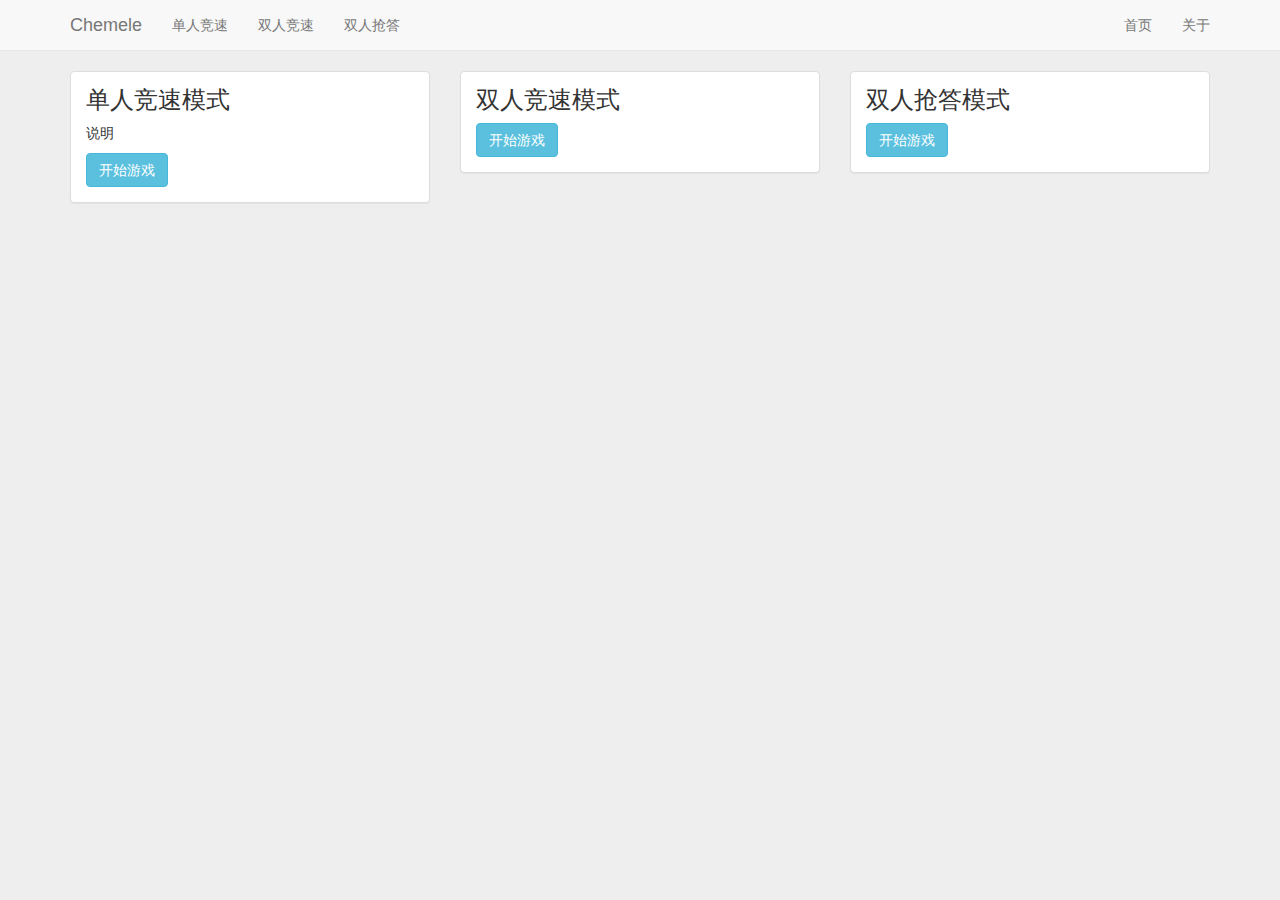
<file: index.html>
<!DOCTYPE html>
<html>
<head>
	<meta charset="utf-8">
	<meta http-equiv="X-UA-Compatible" content="IE=edge">
	<title>Chemele</title>
	
	<meta name="viewport" content="width=device-width, initial-scale=1">
	
	<script type="text/javascript" src="assets/js/jquery.min.js"></script>
	
	<!-- Bootstrap -->
	<link rel="stylesheet" type="text/css" href="assets/bootstrap/css/bootstrap.min.css">
	<script type="text/javascript" src="assets/bootstrap/js/bootstrap.min.js"></script>

	<!-- HTML5 shim and Respond.js for IE8 support of HTML5 elements and media queries -->
	<!-- WARNING: Respond.js doesn't work if you view the page via file:// -->
	<!--[if lt IE 9]>
		<script src="https://oss.maxcdn.com/html5shiv/3.7.2/html5shiv.min.js"></script>
		<script src="https://oss.maxcdn.com/respond/1.4.2/respond.min.js"></script>
	<![endif]-->
	
	<link rel="stylesheet" type="text/css" href="assets/style.css">
	
	<script type="text/javascript" src="assets/js/elements.js"></script>
	<script type="text/javascript" src="assets/js/questions.js"></script>
	<script type="text/javascript" src="assets/js/script.js"></script>
</head>
<body>

<nav class="navbar navbar-default navbar-static-top">
	<div class="container">
		<div class="navbar-header">
			<button type="button" class="navbar-toggle collapsed" data-toggle="collapse" data-target="#navbar" aria-expanded="false" aria-controls="navbar">
				<span class="sr-only">Toggle navigation</span>
				<span class="icon-bar"></span>
				<span class="icon-bar"></span>
				<span class="icon-bar"></span>
			</button>
			<a class="navbar-brand" href="index.html">Chemele</a>
		</div>

		<div id="navbar" class="navbar-collapse collapse">
			<ul class="nav navbar-nav">
				<li><a href="single.html">单人竞速</a></li>
				<li><a href="race.html">双人竞速</a></li>
				<li><a href="preempt.html">双人抢答</a></li>
			</ul>
			<ul class="nav navbar-nav navbar-right">
				<li><a class="active" href="javascript:void(0)">首页</a></li>
				<li><a href="about.html">关于</a></li>
			</ul>
		</div><!--/.nav-collapse -->
	</div>
</nav>

<div class="container">
	<div class="row">

		<div class="col-md-4" role="main">
			<div class="panel panel-default">
				<div class="panel-body" id="aboutInfo">
					<h3 class="control-title">单人竞速模式</h3>
					<p>说明</p>
					<a class="btn btn-info" href="single.html">开始游戏</a>
				</div>
			</div>
		</div>

		<div class="col-md-4" role="main">
			<div class="panel panel-default">
				<div class="panel-body" id="aboutInfo">
					<h3 class="control-title">双人竞速模式</h3>
					<a class="btn btn-info" href="race.html">开始游戏</a>
				</div>
			</div>
		</div>

		<div class="col-md-4" role="main">
			<div class="panel panel-default">
				<div class="panel-body" id="aboutInfo">
					<h3 class="control-title">双人抢答模式</h3>
					<a class="btn btn-info" href="preempt.html">开始游戏</a>
				</div>
			</div>
		</div>
		
	</div>
	
</div>

</body>
</html>
</file>
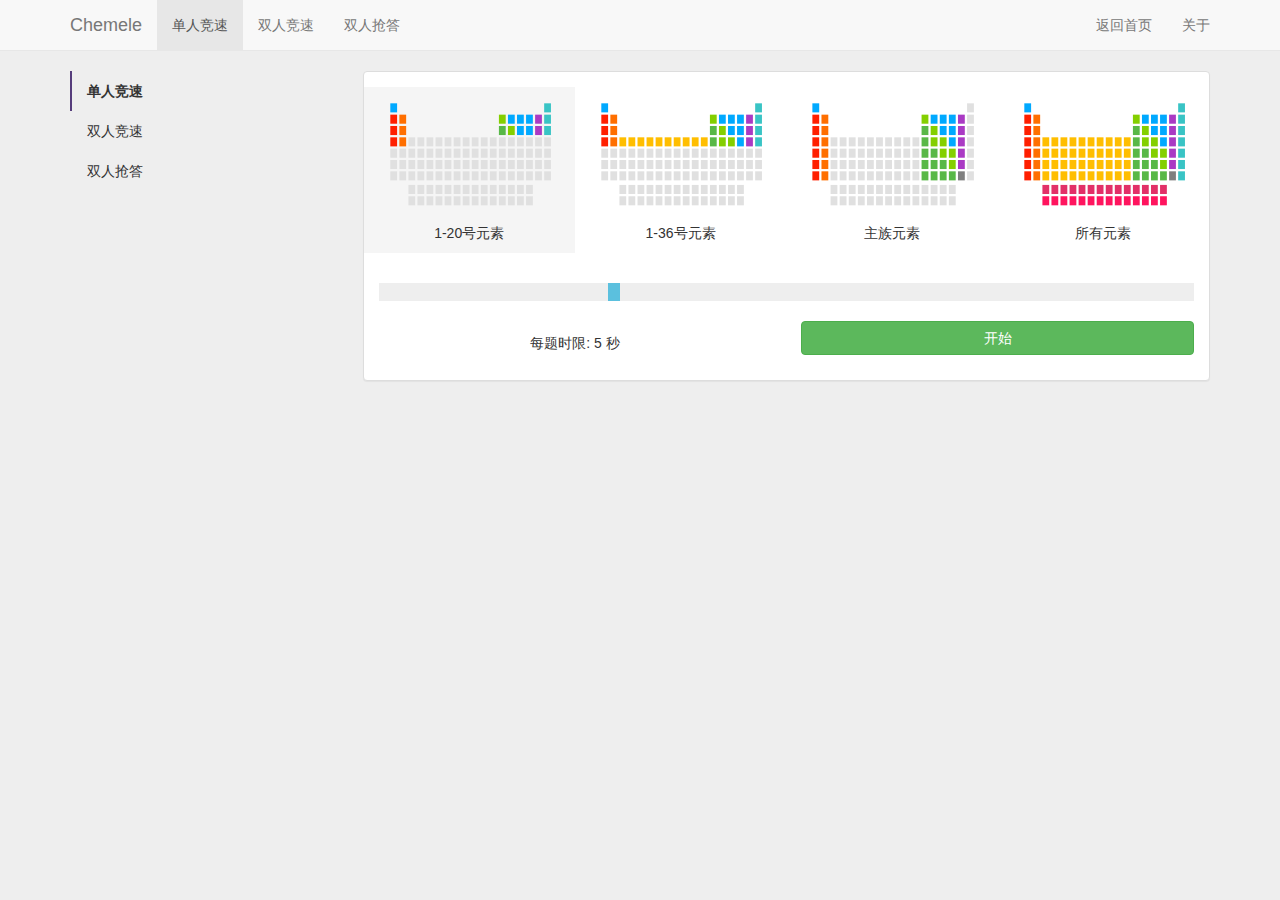
<file: single.html>
<!DOCTYPE html>
<html>
<head>
	<meta charset="utf-8">
	<meta http-equiv="X-UA-Compatible" content="IE=edge">
	<title>Chemele</title>
	
	<meta name="viewport" content="width=device-width, initial-scale=1">
	
	<script type="text/javascript" src="assets/js/jquery.min.js"></script>
	
	<!-- Bootstrap -->
	<link rel="stylesheet" type="text/css" href="assets/bootstrap/css/bootstrap.min.css">
	<script type="text/javascript" src="assets/bootstrap/js/bootstrap.min.js"></script>

	<!-- HTML5 shim and Respond.js for IE8 support of HTML5 elements and media queries -->
	<!-- WARNING: Respond.js doesn't work if you view the page via file:// -->
	<!--[if lt IE 9]>
		<script src="https://oss.maxcdn.com/html5shiv/3.7.2/html5shiv.min.js"></script>
		<script src="https://oss.maxcdn.com/respond/1.4.2/respond.min.js"></script>
	<![endif]-->
	
	<!-- noUiSlider -->
	<link rel="stylesheet" type="text/css" href="assets/nouislider.min.css">
	<script type="text/javascript" src="assets/js/nouislider.min.js"></script>

	<link rel="stylesheet" type="text/css" href="assets/style.css">

	<script type="text/javascript" src="assets/js/elements.js"></script>
	<script type="text/javascript" src="assets/js/questions.js"></script>
	<script type="text/javascript" src="assets/js/script.js"></script>
</head>
<body>

<nav class="navbar navbar-default navbar-static-top">
	<div class="container">
		<div class="navbar-header">
			<button type="button" class="navbar-toggle collapsed" data-toggle="collapse" data-target="#navbar" aria-expanded="false" aria-controls="navbar">
				<span class="sr-only">Toggle navigation</span>
				<span class="icon-bar"></span>
				<span class="icon-bar"></span>
				<span class="icon-bar"></span>
			</button>
			<a class="navbar-brand" href="index.html">Chemele</a>
		</div>

		<div id="navbar" class="navbar-collapse collapse">
			<ul class="nav navbar-nav">
				<li class="active"><a href="javascript:void(0)">单人竞速</a></li>
				<li><a href="race.html">双人竞速</a></li>
				<li><a href="preempt.html">双人抢答</a></li>
			</ul>
			<ul class="nav navbar-nav navbar-right">
				<li><a href="index.html">返回首页</a></li>
				<li><a href="about.html">关于</a></li>
			</ul>
		</div><!--/.nav-collapse -->
	</div>
</nav>

<div class="container">
	
	<div class="row">

		<div class="col-md-3">
			<div class="bs-sidebar hidden-print visible-lg visible-md" role="complementary" >
				<ul class="nav bs-sidenav">
						<li class="active"><a href="javascript:void(0)">单人竞速</a></li>
						<li><a href="race.html">双人竞速</a></li>
						<li><a href="preempt.html">双人抢答</a></li>
				</ul>
			</div>
		</div>

		<div class="col-md-9" role="main">
			<div class="progress" id="score-bar" style="display:none">
				<div class="progress-bar progress-bar-info progress-bar-striped" id="correct-bar" style="width: 0%;"></div>
				<div class="progress-bar progress-bar-danger progress-bar-striped" id="incorrect-bar" style="width: 0%"></div>
				<div class="progress-bar progress-bar-warning progress-bar-striped" id="timeout-bar" style="width: 0%"></div>
			</div>
			
			<div class="panel panel-default" id="game-desc">
				<div class="panel-body text-center">
					<div class="row">
						<div class="mode col-xs-6 col-sm-3 current-mode" data-mode="0">
							<img src="assets/images/0.svg" alt="简单" class="elem-img">
							1-20号元素
						</div>
						<div class="mode col-xs-6 col-sm-3" data-mode="1">
							<img src="assets/images/1.svg" alt="一般" class="elem-img">
							1-36号元素
						</div>
						<div class="mode col-xs-6 col-sm-3" data-mode="2">
							<img src="assets/images/2.svg" alt="困难" class="elem-img">
							主族元素
						</div>
						<div class="mode col-xs-6 col-sm-3" data-mode="3">
							<img src="assets/images/3.svg" alt="吊打" class="elem-img">
							所有元素
						</div>
						<input type="hidden" id="mode" value="0">
					</div>

					<div id="time-slider"></div>

					<div class="row">
						<div class="col-sm-6">
							<div id="time-show">
								<span>每题时限: </span>
								<span id="time-value-show">5</span>
								<span>秒</span>
							</div>
							<input type="hidden" value="5" id="time-value">
						</div>
						<div class="col-sm-6">
							<button class="btn btn-success btn-block" id="start-game" data-mode="0">开始</button>
						</div>
					</div>
				</div>
			</div>
			
			<div class="panel panel-default" id="game-area" style="display:none">
				<div class="panel-body text-center">
					
					<div class="row">
						<div class="col-md-12">
							<h4 id="question-text">题目</h4>
						</div>
					</div>
					
					<div class="row">
						<div class="col-sm-6 col-xs-12">
							<button type="button" class="btn btn-primary btn-lg btn-block option">A选项</button>
						</div>
						<div class="col-sm-6 col-xs-12">
							<button type="button" class="btn btn-primary btn-lg btn-block option">B选项</button>
						</div>
					</div>
					<div class="row">
						<div class="col-sm-6 col-xs-12">
							<button type="button" class="btn btn-primary btn-lg btn-block option">C选项</button>
						</div>
						<div class="col-sm-6 col-xs-12">
							<button type="button" class="btn btn-primary btn-lg btn-block option">D选项</button>
						</div>
					</div>
					
					<div class="progress" id="timer-bar">
						<div class="progress-bar progress-bar-info progress-bar-striped" id="time-bar" style="width: 0%;"></div>
					</div>
				</div>
			</div>

		</div>
	</div>
	
</div>

</body>
</html>
</file>
<file: assets/style.css>
body {
	font-family: 'Microsoft Yahei', sans-serif;
	background: #eee;
}
.bs-sidenav li {
	padding-left: 2px;
	margin-left: 0;
}
.bs-sidenav .active {
	font-weight: 700;
	color: #563d7c;
	background-color: transparent;
	padding-left: 0;
	border-left: 2px solid #563d7c;
}
.bs-sidenav a {
	color: #333;
}
.bs-sidenav li:hover a {
	background-color: transparent;
}
.control-title {
	margin-top: 0;
}
.mode {
	margin-bottom: 10px;
	padding-bottom: 10px;
	cursor: pointer;
}
.current-mode {
	background: #F5F5F5;
}
.elem-img {
	width: 100%;
	height: auto;
}
#time-slider {
	margin: 20px auto;
	padding: 0 6px;
	border-radius: 0;
	border: 0;
	box-shadow: none;
	background: #EEE;
}
#time-slider .noUi-handle {
	border: 0;
	box-shadow: none;
	width: 12px;
	height: 18px;
	top: 0;
	left: -6px;
	border-radius: 0;
	background: #5BC0DE;
}
#time-slider .noUi-handle:before, #time-slider .noUi-handle:after {
	display: none;
	width: 0;
	height: 0;
}
#time-show {
	line-height: 44px;
}

#score-bar .progress-bar, #timer-bar .progress-bar {
	-webkit-transition: none;
	-o-transition: none;
	transition: none;
}
#timer-bar {
	margin-bottom: 0;
}
#question-text {
	margin-bottom: 20px;
}
.keyword {
	color: #E00;
}
#options-area {
	margin-bottom: 15px;
}
.option {
	width: 50%;
	float: left;
	border-top: 1px solid #EEE;
	padding: 15px;
	cursor: pointer;
	font-size: 16px;
}
.option.hover {
	background: #F5F5F5;
}
#option-c, #option-d {
	border-bottom: 1px solid #EEE;
}
#option-a, #option-c {
	border-right: 1px solid #EEE;
}

@media screen and (max-width: 375px) {
	.option {
		width: 100%;
		float: none;
	}
	#option-c {
		border-bottom: 0;
	}
	#option-a, #option-c {
		border-right: 0;
	}
}
</file>
<file: assets/nouislider.min.css>
/*! nouislider - 8.5.1 - 2016-04-24 16:00:30 */


.noUi-target,.noUi-target *{-webkit-touch-callout:none;-webkit-user-select:none;-ms-touch-action:none;touch-action:none;-ms-user-select:none;-moz-user-select:none;user-select:none;-moz-box-sizing:border-box;box-sizing:border-box}.noUi-target{position:relative;direction:ltr}.noUi-base{width:100%;height:100%;position:relative;z-index:1}.noUi-origin{position:absolute;right:0;top:0;left:0;bottom:0}.noUi-handle{position:relative;z-index:1}.noUi-stacking .noUi-handle{z-index:10}.noUi-state-tap .noUi-origin{-webkit-transition:left .3s,top .3s;transition:left .3s,top .3s}.noUi-state-drag *{cursor:inherit!important}.noUi-base,.noUi-handle{-webkit-transform:translate3d(0,0,0);transform:translate3d(0,0,0)}.noUi-horizontal{height:18px}.noUi-horizontal .noUi-handle{width:34px;height:28px;left:-17px;top:-6px}.noUi-vertical{width:18px}.noUi-vertical .noUi-handle{width:28px;height:34px;left:-6px;top:-17px}.noUi-background{background:#FAFAFA;box-shadow:inset 0 1px 1px #f0f0f0}.noUi-connect{background:#3FB8AF;box-shadow:inset 0 0 3px rgba(51,51,51,.45);-webkit-transition:background 450ms;transition:background 450ms}.noUi-origin{border-radius:2px}.noUi-target{border-radius:4px;border:1px solid #D3D3D3;box-shadow:inset 0 1px 1px #F0F0F0,0 3px 6px -5px #BBB}.noUi-target.noUi-connect{box-shadow:inset 0 0 3px rgba(51,51,51,.45),0 3px 6px -5px #BBB}.noUi-draggable{cursor:w-resize}.noUi-vertical .noUi-draggable{cursor:n-resize}.noUi-handle{border:1px solid #D9D9D9;border-radius:3px;background:#FFF;cursor:default;box-shadow:inset 0 0 1px #FFF,inset 0 1px 7px #EBEBEB,0 3px 6px -3px #BBB}.noUi-active{box-shadow:inset 0 0 1px #FFF,inset 0 1px 7px #DDD,0 3px 6px -3px #BBB}.noUi-handle:after,.noUi-handle:before{content:"";display:block;position:absolute;height:14px;width:1px;background:#E8E7E6;left:14px;top:6px}.noUi-handle:after{left:17px}.noUi-vertical .noUi-handle:after,.noUi-vertical .noUi-handle:before{width:14px;height:1px;left:6px;top:14px}.noUi-vertical .noUi-handle:after{top:17px}[disabled] .noUi-connect,[disabled].noUi-connect{background:#B8B8B8}[disabled] .noUi-handle,[disabled].noUi-origin{cursor:not-allowed}.noUi-pips,.noUi-pips *{-moz-box-sizing:border-box;box-sizing:border-box}.noUi-pips{position:absolute;color:#999}.noUi-value{position:absolute;text-align:center}.noUi-value-sub{color:#ccc;font-size:10px}.noUi-marker{position:absolute;background:#CCC}.noUi-marker-large,.noUi-marker-sub{background:#AAA}.noUi-pips-horizontal{padding:10px 0;height:80px;top:100%;left:0;width:100%}.noUi-value-horizontal{-webkit-transform:translate3d(-50%,50%,0);transform:translate3d(-50%,50%,0)}.noUi-marker-horizontal.noUi-marker{margin-left:-1px;width:2px;height:5px}.noUi-marker-horizontal.noUi-marker-sub{height:10px}.noUi-marker-horizontal.noUi-marker-large{height:15px}.noUi-pips-vertical{padding:0 10px;height:100%;top:0;left:100%}.noUi-value-vertical{-webkit-transform:translate3d(0,-50%,0);transform:translate3d(0,-50%,0);padding-left:25px}.noUi-marker-vertical.noUi-marker{width:5px;height:2px;margin-top:-1px}.noUi-marker-vertical.noUi-marker-sub{width:10px}.noUi-marker-vertical.noUi-marker-large{width:15px}.noUi-tooltip{display:block;position:absolute;border:1px solid #D9D9D9;border-radius:3px;background:#fff;padding:5px;text-align:center}.noUi-horizontal .noUi-handle-lower .noUi-tooltip{top:-32px}.noUi-horizontal .noUi-handle-upper .noUi-tooltip{bottom:-32px}.noUi-vertical .noUi-handle-lower .noUi-tooltip{left:120%}.noUi-vertical .noUi-handle-upper .noUi-tooltip{right:120%}
</file>
